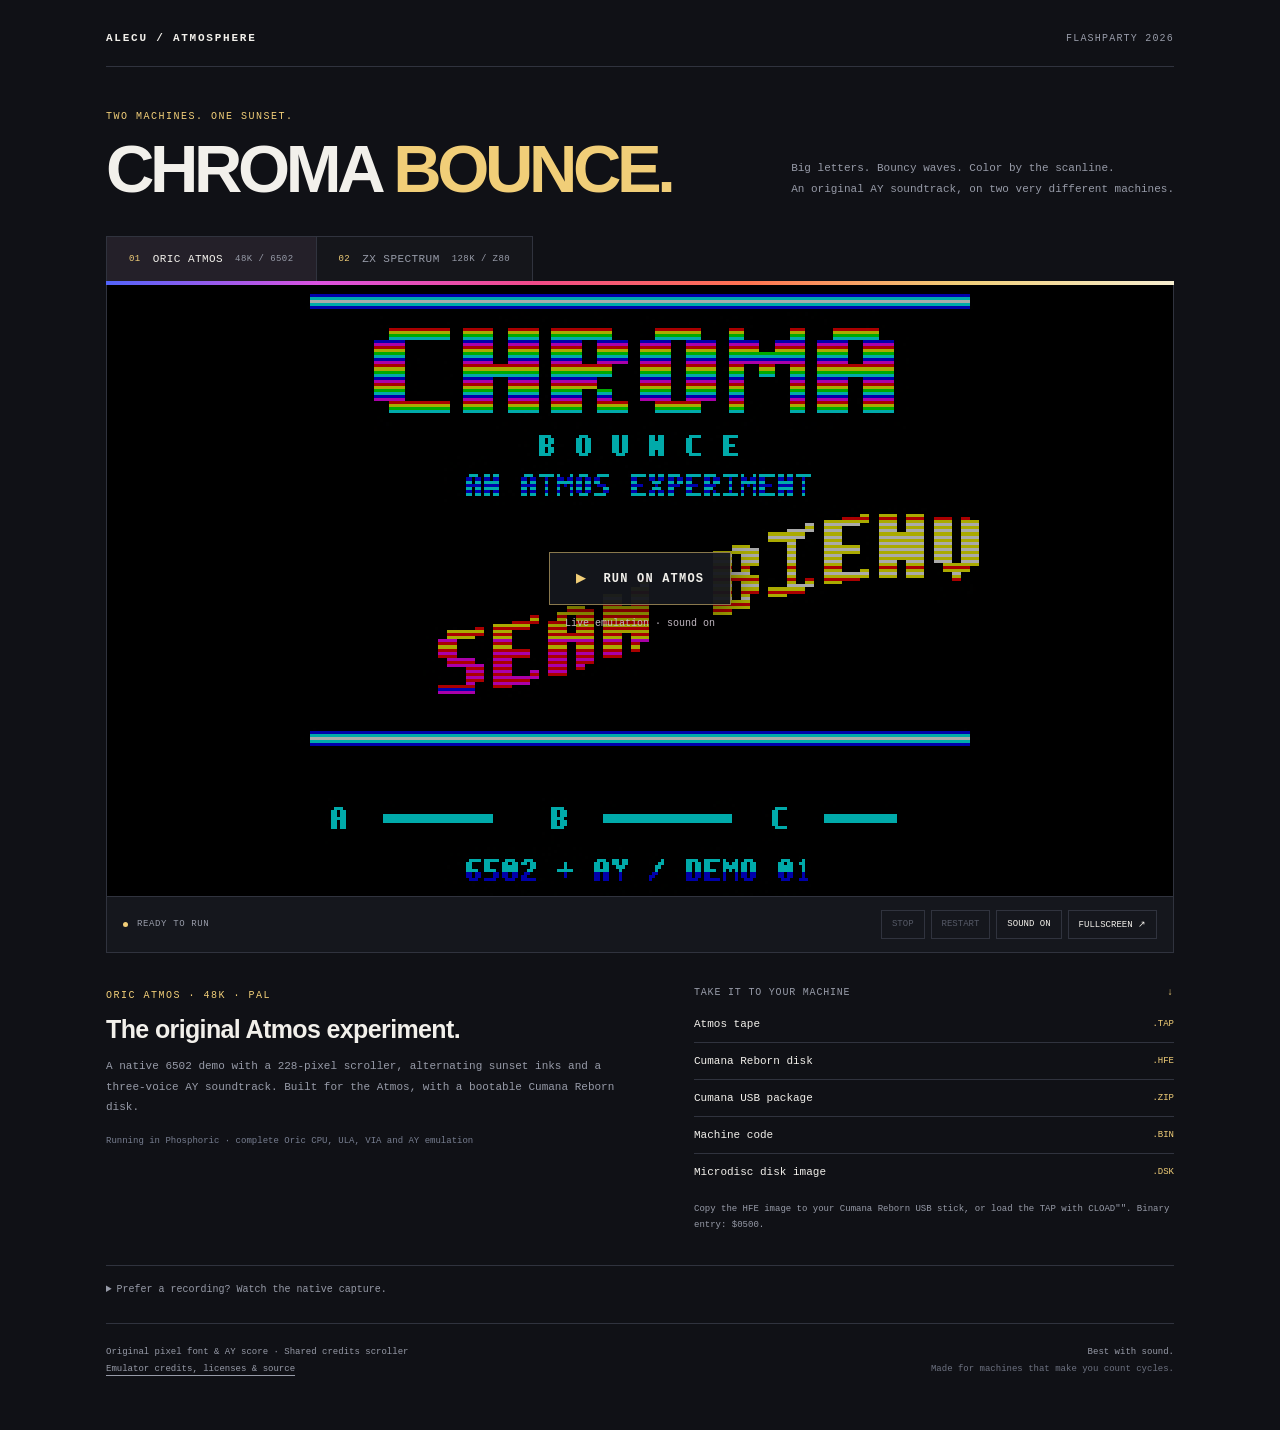
<file: index.html>
<!doctype html>
<html lang="en">
<head>
  <meta charset="utf-8">
  <meta name="viewport" content="width=device-width,initial-scale=1">
  <meta name="description" content="Chroma Bounce: a sunset-colored demoscene scroller for the Oric Atmos and ZX Spectrum. Run both native demos in your browser or download them for real hardware.">
  <meta name="theme-color" content="#101116">
  <title>Chroma Bounce — Atmos & Spectrum</title>
  <link rel="stylesheet" href="style.css">
  <script src="app.js" defer></script>
</head>
<body>
<main>
  <header><a class="wordmark" href="./" aria-label="Chroma Bounce home">ALECU / ATMOSPHERE</a><span class="edition">FLASHPARTY 2026</span></header>
  <section class="intro" aria-labelledby="title"><div><p class="eyebrow">TWO MACHINES. ONE SUNSET.</p><h1 id="title">CHROMA <span>BOUNCE.</span></h1></div><p class="lede">Big letters. Bouncy waves. Color by the scanline.<br>An original AY soundtrack, on two very different machines.</p></section>
  <div class="tabs" role="tablist" aria-label="Choose your machine">
    <button role="tab" id="tab-atmos" aria-selected="true" aria-controls="demo-panel" data-machine="atmos"><span class="tab-number">01</span> ORIC ATMOS <span class="tab-spec">48K / 6502</span></button>
    <button role="tab" id="tab-spectrum" aria-selected="false" aria-controls="demo-panel" tabindex="-1" data-machine="spectrum"><span class="tab-number">02</span> ZX SPECTRUM <span class="tab-spec">128K / Z80</span></button>
  </div>
  <section id="demo-panel" role="tabpanel" aria-labelledby="tab-atmos">
    <div class="sunset"></div>
    <div class="screen" id="screen">
      <button id="leave-fullscreen" hidden>EXIT FULLSCREEN ×</button>
      <img id="poster" src="downloads/atmos/screenshot.png" alt="Oric Atmos demo with large letters bouncing through sunset-colored scanlines">
      <div id="emulator"></div>
      <div id="cover"><button id="start" class="run"><span aria-hidden="true">▶</span> RUN ON ATMOS</button><p id="cover-note">Live emulation · sound on</p></div>
    </div>
    <div class="controls">
      <span id="status" role="status" aria-live="polite"><i></i> READY TO RUN</span>
      <div class="buttons"><button id="stop" disabled>STOP</button><button id="restart" disabled>RESTART</button><button id="sound" aria-pressed="false">SOUND ON</button><button id="fullscreen">FULLSCREEN <span aria-hidden="true">↗</span></button></div>
    </div>
    <p id="error" class="error" role="alert" hidden></p>
    <div class="info"><div><p class="eyebrow" id="machine-name">ORIC ATMOS · 48K · PAL</p><h2 id="machine-heading">The original Atmos experiment.</h2><p id="machine-description">A native 6502 demo with a 228-pixel scroller, alternating sunset inks and a three-voice AY soundtrack. Built for the Atmos, with a bootable Cumana Reborn disk.</p><p class="engine" id="engine-name">Running in Phosphoric · complete Oric CPU, ULA, VIA and AY emulation</p></div>
      <aside aria-labelledby="downloads-heading"><h3 id="downloads-heading">TAKE IT TO YOUR MACHINE <span>↓</span></h3><ul id="downloads"><li><a href="downloads/atmos/chroma.tap" download>Atmos tape <span>.TAP</span></a></li><li><a href="downloads/atmos/CHROMA.HFE" download>Cumana Reborn disk <span>.HFE</span></a></li><li><a href="downloads/atmos/chroma-cumana-reborn.zip" download>Cumana USB package <span>.ZIP</span></a></li><li><a href="downloads/atmos/chroma.bin" download>Machine code <span>.BIN</span></a></li></ul><p id="load-note">Copy the HFE image to your Cumana Reborn USB stick, or load the TAP with CLOAD"". Binary entry: $0500.</p></aside>
    </div>
  </section>
  <details class="recording"><summary>Prefer a recording? Watch the native capture.</summary><video id="recording" controls playsinline preload="none" poster="downloads/atmos/screenshot.png"><source src="downloads/atmos/preview.mp4" type="video/mp4"></video><p>Recorded from the native demo running in a full-machine emulator.</p></details>
  <footer><p>Original pixel font & AY score · Shared credits scroller<br><a href="credits.html">Emulator credits, licenses & source</a></p><p>Best with sound.<br><span>Made for machines that make you count cycles.</span></p></footer>
</main>
</body>
</html>
</file>
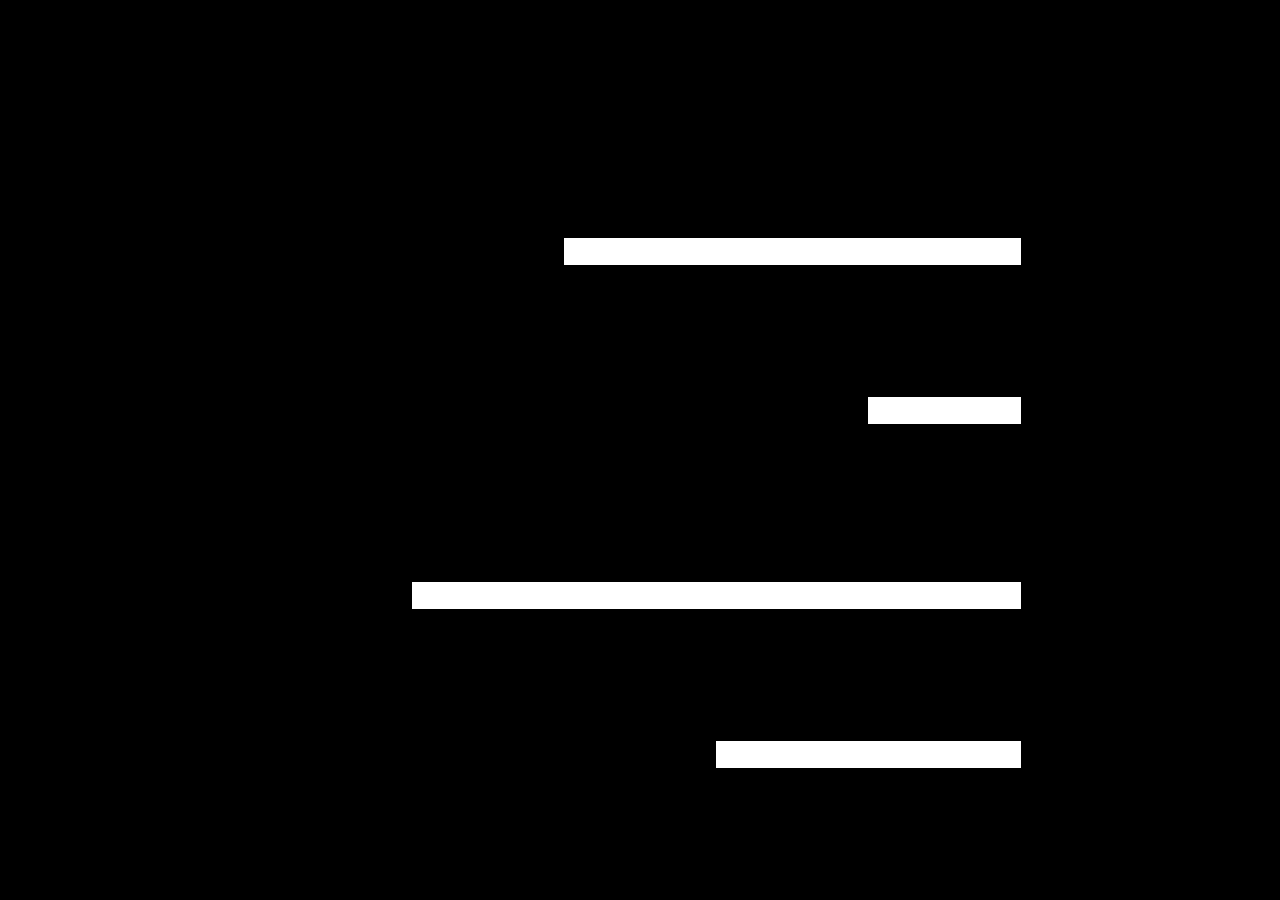
<file: emulators/atmos/index.html>
<!doctype html>
<html lang="en"><head><meta charset="utf-8"><meta name="viewport" content="width=device-width,initial-scale=1"><title>Chroma Bounce — Atmos live</title>
<style>html,body{margin:0;width:100%;height:100%;background:#000;overflow:hidden}body{display:grid;place-items:center}canvas{display:block;max-width:100%;max-height:100%;width:auto;height:100%;aspect-ratio:240/224;object-fit:contain;image-rendering:pixelated}</style>
<script src="../bridge.js"></script></head><body><canvas id="canvas" tabindex="0" aria-label="Live Oric Atmos demo"></canvas><script src="player.js"></script><script src="phosphoric.js" async></script></body></html>
</file>
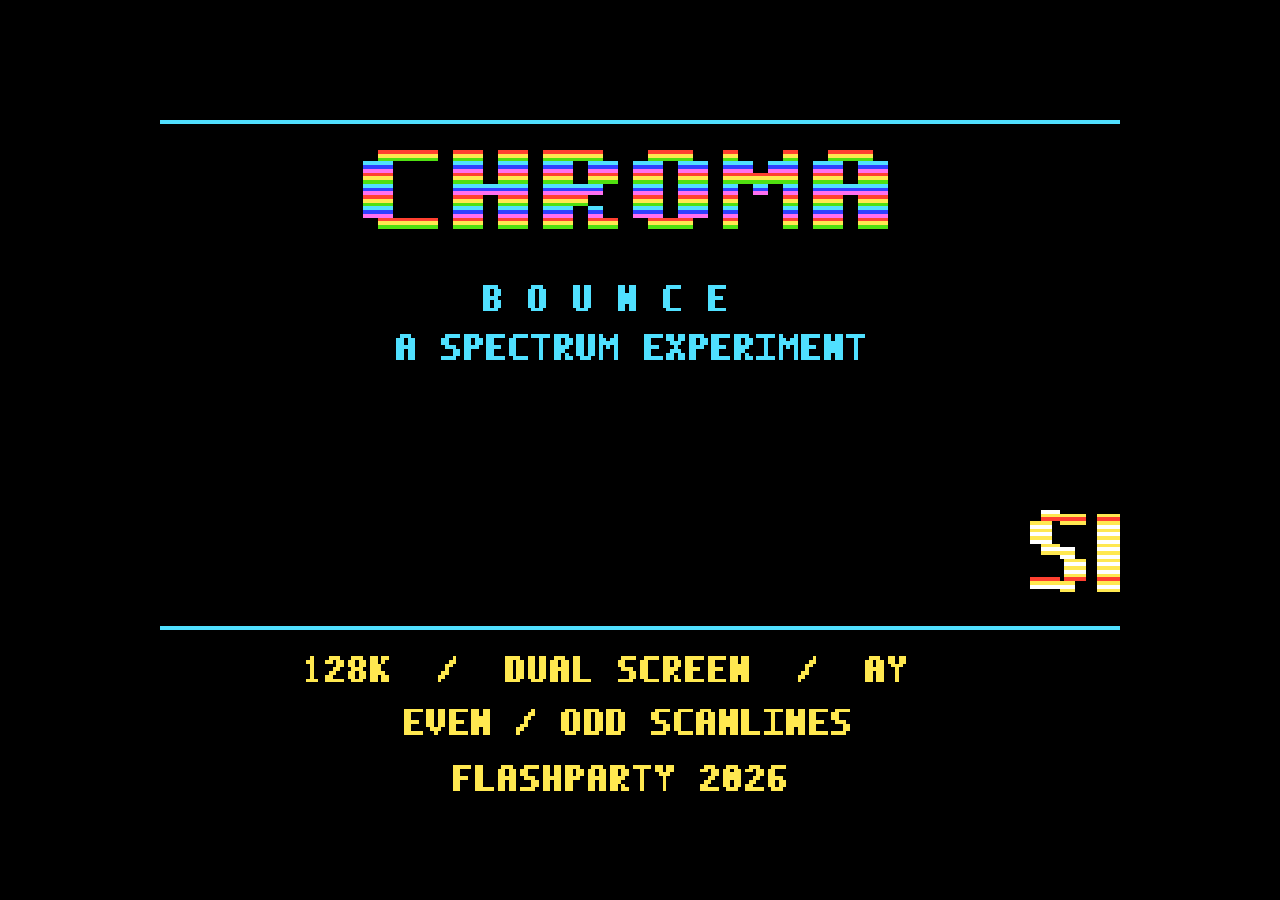
<file: emulators/spectrum/index.html>
<!doctype html>
<html lang="en"><head><meta charset="utf-8"><meta name="viewport" content="width=device-width,initial-scale=1"><title>Chroma Bounce — Spectrum live</title>
<style>html,body{margin:0;width:100%;height:100%;background:#000;overflow:hidden}#machine{position:absolute;inset:0;display:flex;align-items:center;justify-content:center;overflow:hidden}#machine>div{position:static!important;width:100%!important;height:100%!important;background:#000!important}canvas{position:absolute!important;inset:0!important;display:block!important;width:100%!important;height:100%!important;object-fit:contain;image-rendering:pixelated}</style>
<script src="../bridge.js"></script><script src="jsspeccy.js"></script><script src="player.js" defer></script></head><body><div id="machine"></div></body></html>
</file>
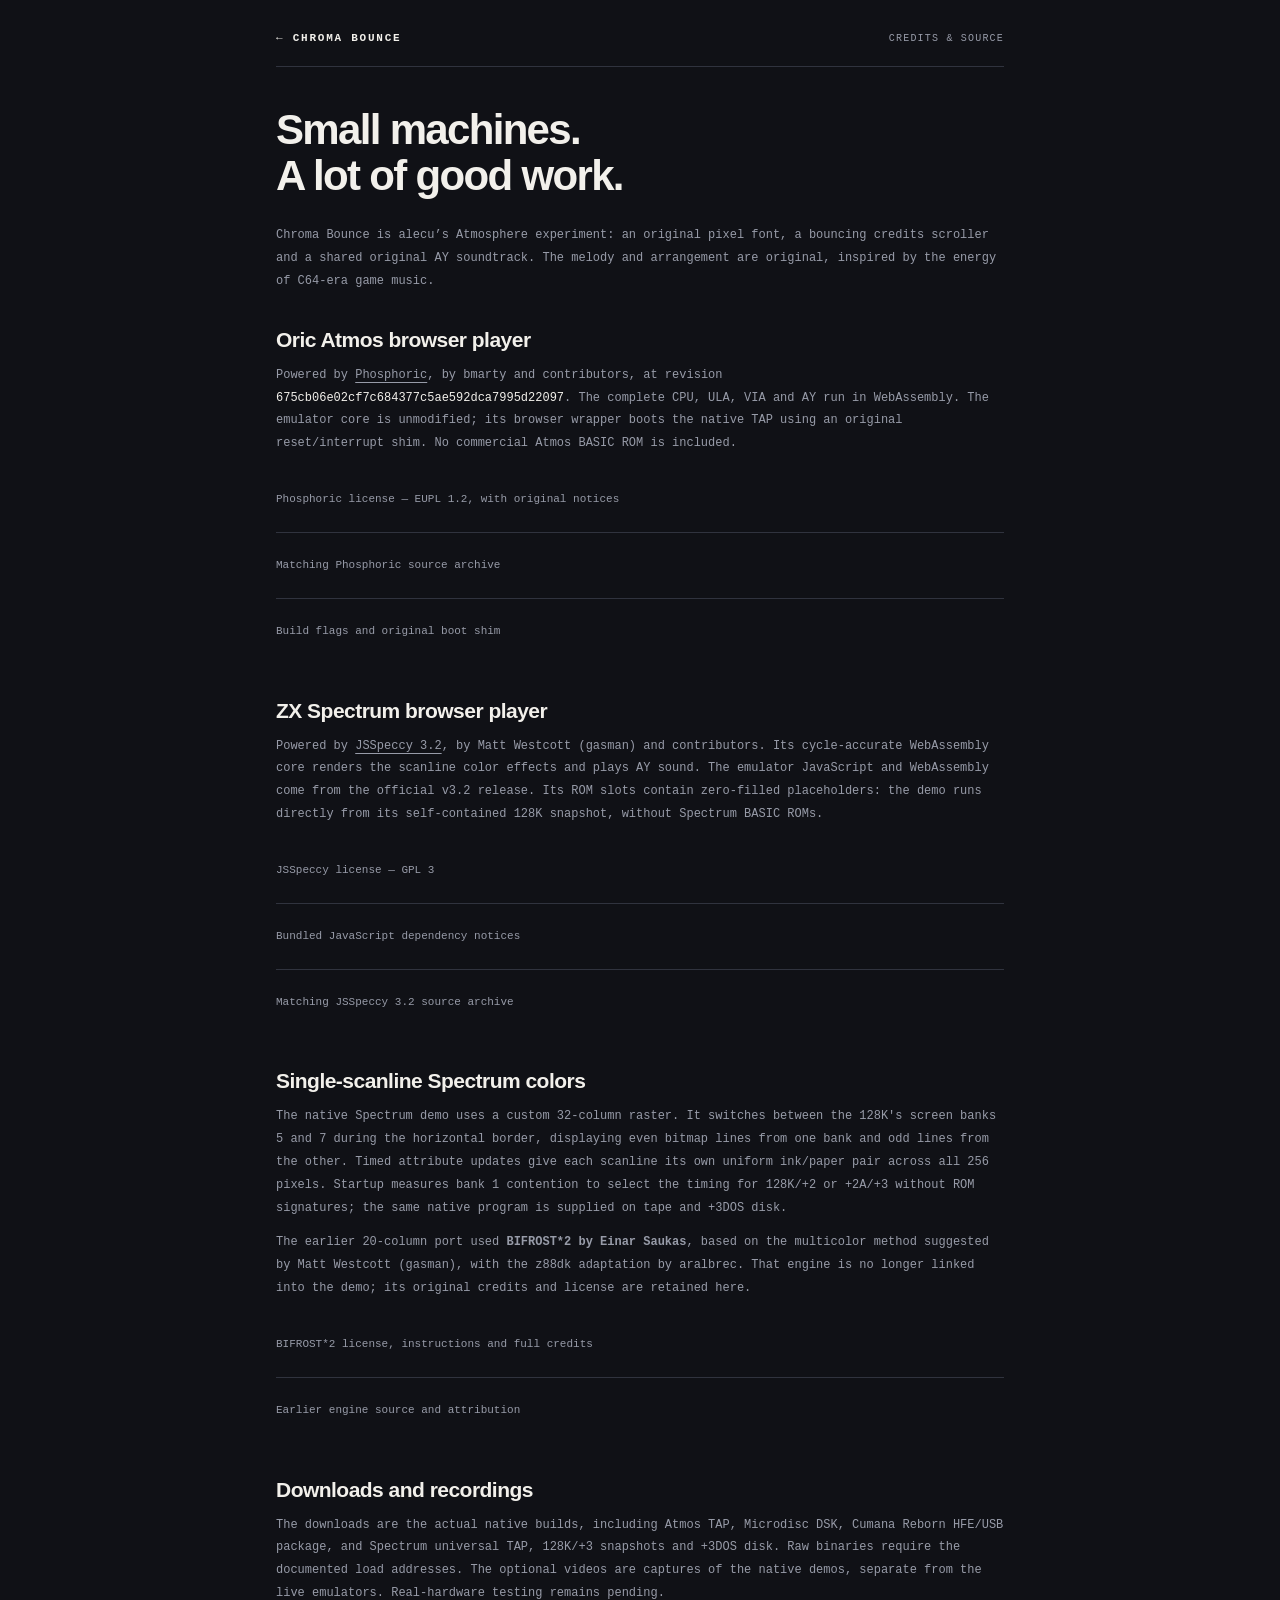
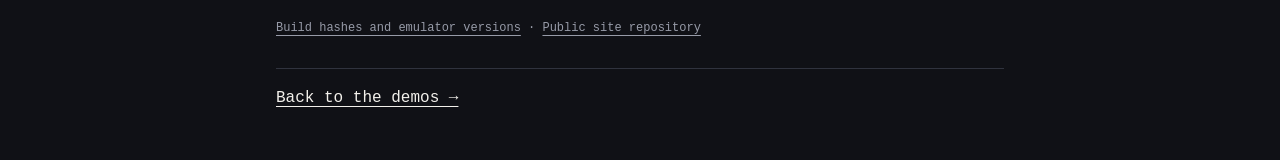
<file: credits.html>
<!doctype html><html lang="en"><head><meta charset="utf-8"><meta name="viewport" content="width=device-width,initial-scale=1"><title>Credits & source — Chroma Bounce</title><link rel="stylesheet" href="style.css"></head><body><main class="credits"><header><a class="wordmark" href="./">← CHROMA BOUNCE</a><span class="edition">CREDITS & SOURCE</span></header><h1>Small machines.<br>A lot of good work.</h1>
<p>Chroma Bounce is alecu’s Atmosphere experiment: an original pixel font, a bouncing credits scroller and a shared original AY soundtrack. The melody and arrangement are original, inspired by the energy of C64-era game music.</p>
<h2>Oric Atmos browser player</h2><p>Powered by <a href="https://github.com/benedictemarty/Phosphoric">Phosphoric</a>, by bmarty and contributors, at revision <code>675cb06e02cf7c684377c5ae592dca7995d22097</code>. The complete CPU, ULA, VIA and AY run in WebAssembly. The emulator core is unmodified; its browser wrapper boots the native TAP using an original reset/interrupt shim. No commercial Atmos BASIC ROM is included.</p><ul><li><a href="emulators/atmos/LICENSE">Phosphoric license — EUPL 1.2, with original notices</a></li><li><a href="sources/phosphoric-675cb06.tar.gz" download>Matching Phosphoric source archive</a></li><li><a href="emulators/atmos/BUILD.md">Build flags and original boot shim</a></li></ul>
<h2>ZX Spectrum browser player</h2><p>Powered by <a href="https://github.com/gasman/jsspeccy3">JSSpeccy 3.2</a>, by Matt Westcott (gasman) and contributors. Its cycle-accurate WebAssembly core renders the scanline color effects and plays AY sound. The emulator JavaScript and WebAssembly come from the official v3.2 release. Its ROM slots contain zero-filled placeholders: the demo runs directly from its self-contained 128K snapshot, without Spectrum BASIC ROMs.</p><ul><li><a href="emulators/spectrum/COPYING">JSSpeccy license — GPL 3</a></li><li><a href="emulators/spectrum/jsspeccy.js.LICENSE.txt">Bundled JavaScript dependency notices</a></li><li><a href="sources/jsspeccy-3.2.tar.gz" download>Matching JSSpeccy 3.2 source archive</a></li></ul>
<h2>Single-scanline Spectrum colors</h2><p>The native Spectrum demo uses a custom 32-column raster. It switches between the 128K's screen banks 5 and 7 during the horizontal border, displaying even bitmap lines from one bank and odd lines from the other. Timed attribute updates give each scanline its own uniform ink/paper pair across all 256 pixels. Startup measures bank 1 contention to select the timing for 128K/+2 or +2A/+3 without ROM signatures; the same native program is supplied on tape and +3DOS disk.</p><p>The earlier 20-column port used <strong>BIFROST*2 by Einar Saukas</strong>, based on the multicolor method suggested by Matt Westcott (gasman), with the z88dk adaptation by aralbrec. That engine is no longer linked into the demo; its original credits and license are retained here.</p><ul><li><a href="licenses/bifrost2.txt">BIFROST*2 license, instructions and full credits</a></li><li><a href="https://github.com/z88dk/z88dk/blob/801e03849d3bc34f1cd3e3ba04be9a37c177e993/libsrc/target/zx/bifrost2/z80/BIFROST2_ENGINE.asm.m4">Earlier engine source and attribution</a></li></ul>
<h2>Downloads and recordings</h2><p>The downloads are the actual native builds, including Atmos TAP, Microdisc DSK, Cumana Reborn HFE/USB package, and Spectrum universal TAP, 128K/+3 snapshots and +3DOS disk. Raw binaries require the documented load addresses. The optional videos are captures of the native demos, separate from the live emulators. Real-hardware testing remains pending.</p><p><a href="manifest.json">Build hashes and emulator versions</a> · <a href="https://github.com/alecu/chroma-bounce">Public site repository</a></p><footer><a href="./">Back to the demos →</a></footer></main></body></html>
</file>
<file: style.css>
:root{color-scheme:dark;--bg:#101116;--panel:#15171d;--ink:#f2f0eb;--muted:#979ba8;--line:#30333e;--accent:#f1ce78;font-family:ui-monospace,SFMono-Regular,Consolas,"Liberation Mono",monospace;background:var(--bg);color:var(--ink)}*{box-sizing:border-box}body{margin:0}main{max-width:1140px;margin:0 auto;padding:32px 36px}button,a{-webkit-tap-highlight-color:transparent}button{font:inherit;color:inherit;cursor:pointer}a{color:inherit;text-underline-offset:4px}button:focus-visible,a:focus-visible,summary:focus-visible{outline:2px solid var(--accent);outline-offset:5px}header{display:flex;justify-content:space-between;align-items:center;gap:20px;border-bottom:1px solid var(--line);padding-bottom:22px}.wordmark{text-decoration:none;letter-spacing:.16em;font-size:11px;font-weight:700}.edition{font-size:10px;color:var(--muted);letter-spacing:.12em}.intro{display:flex;justify-content:space-between;align-items:flex-end;gap:28px;padding:44px 0 34px}.eyebrow{font-size:10px;color:var(--accent);letter-spacing:.15em;margin:0 0 14px}h1{font-family:Arial,Helvetica,sans-serif;font-size:clamp(38px,5.4vw,67px);font-weight:850;letter-spacing:-.065em;line-height:.98;margin:0}h1 span{color:var(--accent)}.lede{font-size:11px;line-height:1.9;color:var(--muted);margin:0 0 2px}.tabs{display:flex;gap:0}.tabs button{border:1px solid var(--line);border-bottom:0;background:#15161b;color:var(--muted);padding:16px 22px;font-size:11px;letter-spacing:.04em;display:flex;gap:12px;align-items:center}.tabs button+button{border-left:0}.tabs button[aria-selected=true]{background:#242029;color:var(--ink)}.tab-number{font-size:9px;color:var(--accent)}.tab-spec{font-size:9px;color:var(--muted)}.sunset{height:4px;background:linear-gradient(90deg,#5264fa,#dc52df,#f04a88,#ff7350,#f1ce78,#f6edcf)}.screen{width:100%;position:relative;display:grid;place-items:center;aspect-ratio:4/3;max-height:68vh;background:#000;border:1px solid var(--line);border-top:0;overflow:hidden}.screen img{width:100%;height:100%;max-height:68vh;object-fit:contain;image-rendering:pixelated;position:absolute;inset:0}#emulator{position:absolute;inset:0;display:grid;place-items:center}#emulator iframe{width:100%;height:100%;border:0;background:#000}#cover{position:absolute;inset:0;background:#0005;display:flex;flex-direction:column;justify-content:center;align-items:center}.run{font-size:12px;font-weight:700;letter-spacing:.1em;background:#15171df2;border:1px solid #f1ce7888;padding:18px 26px;box-shadow:0 6px 30px #0008}.run:hover{background:#302837}.run span{color:var(--accent);margin-right:9px}#cover-note{font-size:10px;color:#c0b7c0;margin:13px 0 0}#cover[hidden],.screen img[hidden]{display:none}.controls{display:flex;justify-content:space-between;align-items:center;gap:15px;border:1px solid var(--line);border-top:0;padding:13px 16px;background:var(--panel)}#status{font-size:9px;letter-spacing:.07em;color:var(--muted);display:flex;align-items:center;gap:9px}#status i{display:block;width:5px;height:5px;border-radius:50%;background:var(--accent)}.buttons{display:flex;gap:6px}.buttons button{font-size:9px;border:1px solid var(--line);background:transparent;padding:8px 10px}.buttons button:hover:enabled{border-color:var(--accent)}.buttons button:disabled{color:#555966;cursor:default}.info{display:grid;grid-template-columns:1.1fr 1fr;gap:60px;margin-top:34px}.info .eyebrow{margin-bottom:10px}h2{font-family:Arial,Helvetica,sans-serif;font-size:25px;font-weight:600;letter-spacing:-.025em;margin:0 0 12px}.info p{font-size:11px;line-height:1.85;color:var(--muted);margin:0}.info .eyebrow{font-size:10px;color:var(--accent)}.info .engine{font-size:9px;color:#777e90;margin-top:16px}h3{display:flex;justify-content:space-between;font-size:10px;letter-spacing:.08em;font-weight:500;color:var(--muted);margin:0 0 8px}h3 span{color:var(--accent)}ul{list-style:none;margin:0 0 11px;padding:0}li+li{border-top:1px solid var(--line)}li a{display:flex;justify-content:space-between;text-decoration:none;align-items:center;gap:12px;font-size:11px;padding:12px 0}li a:hover{color:var(--accent)}li span{font-size:9px;color:var(--accent)}.info #load-note{font-size:9px;line-height:1.8}.recording{margin-top:32px;border-top:1px solid var(--line);padding-top:18px}.recording summary{font-size:10px;color:var(--muted);cursor:pointer}.recording video{display:block;width:100%;max-height:65vh;background:#000;margin-top:18px;image-rendering:pixelated}.recording p{font-size:10px;color:var(--muted);line-height:1.8}footer{border-top:1px solid var(--line);margin-top:28px;padding:20px 0;display:flex;justify-content:space-between;gap:20px}footer p{font-size:9px;line-height:1.9;color:var(--muted);margin:0}footer p:last-child{text-align:right}footer span{color:#6d7281}.error{font-size:11px;line-height:1.8;color:var(--accent)}.screen:fullscreen{max-height:none;width:100vw;height:100vh;aspect-ratio:auto}.screen:fullscreen img{max-height:none}.credits{max-width:800px}.credits h1{font-size:42px;line-height:1.1;letter-spacing:-.04em;margin:40px 0 25px}.credits h2{margin-top:35px;font-size:21px}.credits p,.credits li{font-size:12px;line-height:1.9;color:var(--muted)}.credits li{padding:10px 0}.credits code{color:var(--ink)}@media(max-width:800px){main{padding:24px 20px}.intro{display:block;padding-top:32px}.lede{margin-top:18px}.info{gap:28px}.tabs button{padding:14px}.tab-spec{display:none}.controls{flex-wrap:wrap}.buttons{margin-left:auto}}@media(max-width:580px){main{padding:20px 12px}header{gap:10px}.wordmark{font-size:9px;letter-spacing:.07em}.edition{font-size:8px}h1{font-size:38px}.intro{padding:30px 0 25px}.tabs button{font-size:10px;gap:8px;padding:14px 12px;flex:1;justify-content:center}.info{grid-template-columns:1fr;gap:27px}.screen{max-height:none}.screen img{max-height:none}.controls{padding:10px}.buttons{gap:4px}.buttons button{padding:8px 6px;font-size:8px}.info{margin-top:25px}h2{font-size:23px}footer{display:block}footer p:last-child{text-align:left;margin-top:13px}}

.screen.expanded{position:fixed;inset:0;z-index:100;width:100vw;height:100vh;max-height:none;aspect-ratio:auto;border:0}.screen.expanded img{max-height:none}#leave-fullscreen{position:absolute;top:12px;right:12px;z-index:20;background:#15171de8;border:1px solid #77707e;color:#f1ce78;padding:11px;font:10px monospace}#leave-fullscreen[hidden]{display:none}
</file>
